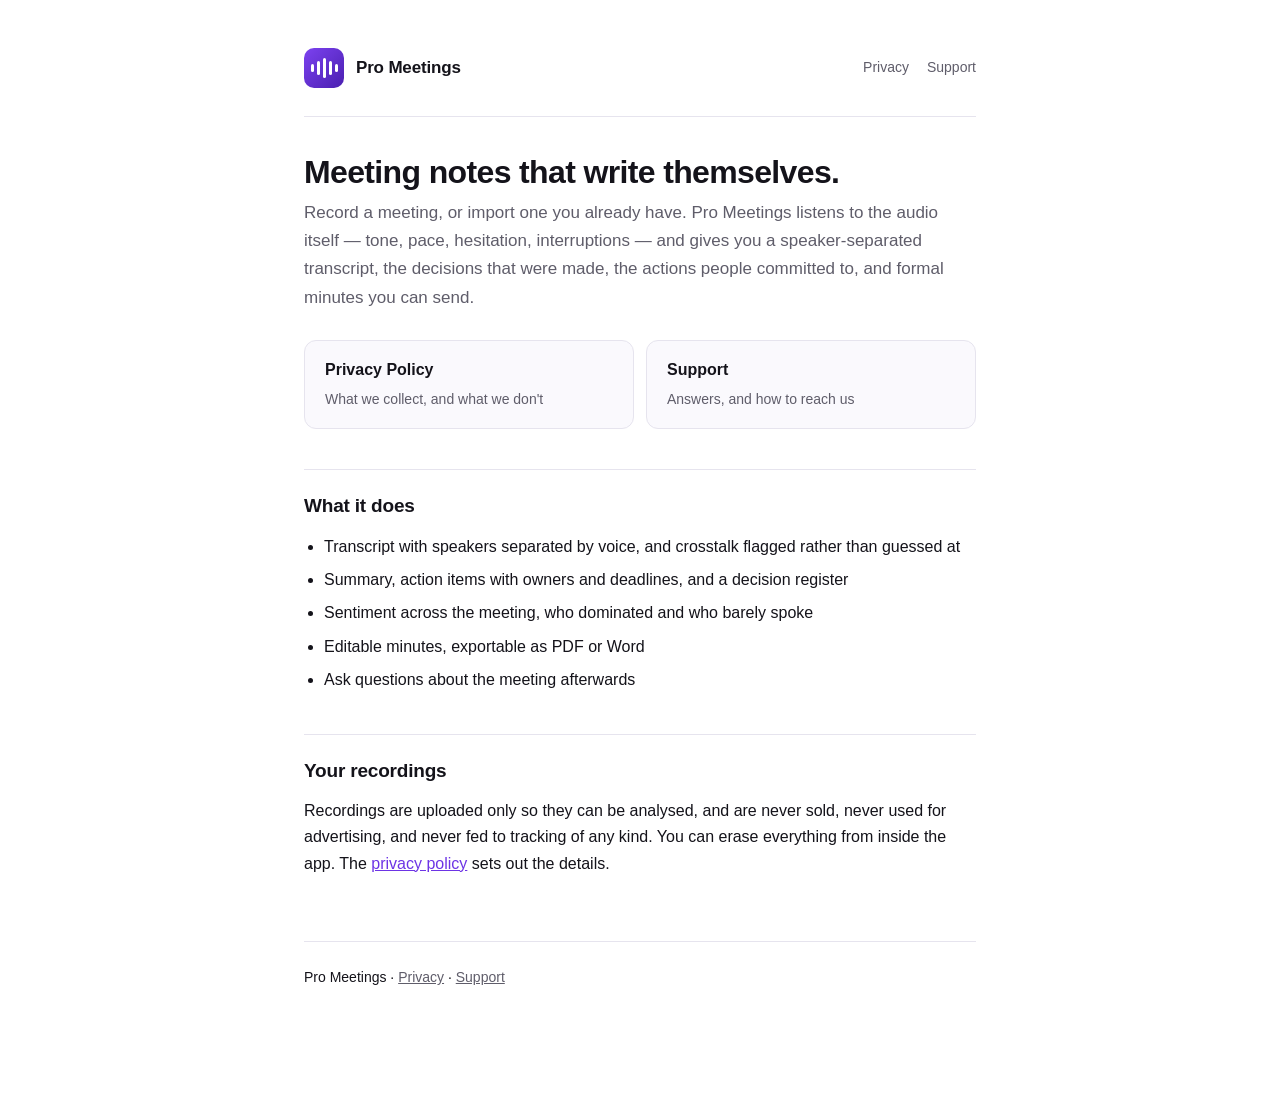
<file: index.html>
<!doctype html>
<html lang="en">
<head>
<meta charset="utf-8">
<meta name="viewport" content="width=device-width, initial-scale=1">
<title>Pro Meetings</title>
<meta name="description" content="Record a meeting, get a transcript, summary, decisions and minutes.">
<link rel="stylesheet" href="assets/style.css">
</head>
<body>
<div class="wrap">

  <header class="site">
    <div class="mark"><div class="bars">
      <span class="b1"></span><span class="b2"></span><span class="b3"></span><span class="b4"></span><span class="b5"></span>
    </div></div>
    <div class="name">Pro Meetings</div>
    <nav>
      <a href="privacy.html">Privacy</a>
      <a href="support.html">Support</a>
    </nav>
  </header>

  <h1>Meeting notes that write themselves.</h1>
  <p class="lead">Record a meeting, or import one you already have. Pro Meetings
  listens to the audio itself — tone, pace, hesitation, interruptions — and gives
  you a speaker-separated transcript, the decisions that were made, the actions
  people committed to, and formal minutes you can send.</p>

  <div class="home-actions">
    <a href="privacy.html"><strong>Privacy Policy</strong><span>What we collect, and what we don't</span></a>
    <a href="support.html"><strong>Support</strong><span>Answers, and how to reach us</span></a>
  </div>

  <h2>What it does</h2>
  <ul>
    <li>Transcript with speakers separated by voice, and crosstalk flagged rather than guessed at</li>
    <li>Summary, action items with owners and deadlines, and a decision register</li>
    <li>Sentiment across the meeting, who dominated and who barely spoke</li>
    <li>Editable minutes, exportable as PDF or Word</li>
    <li>Ask questions about the meeting afterwards</li>
  </ul>

  <h2>Your recordings</h2>
  <p>Recordings are uploaded only so they can be analysed, and are never sold,
  never used for advertising, and never fed to tracking of any kind. You can
  erase everything from inside the app. The
  <a href="privacy.html">privacy policy</a> sets out the details.</p>

  <footer>
    <p>Pro Meetings &middot; <a href="privacy.html">Privacy</a> &middot;
    <a href="support.html">Support</a></p>
  </footer>

</div>
</body>
</html>
</file>
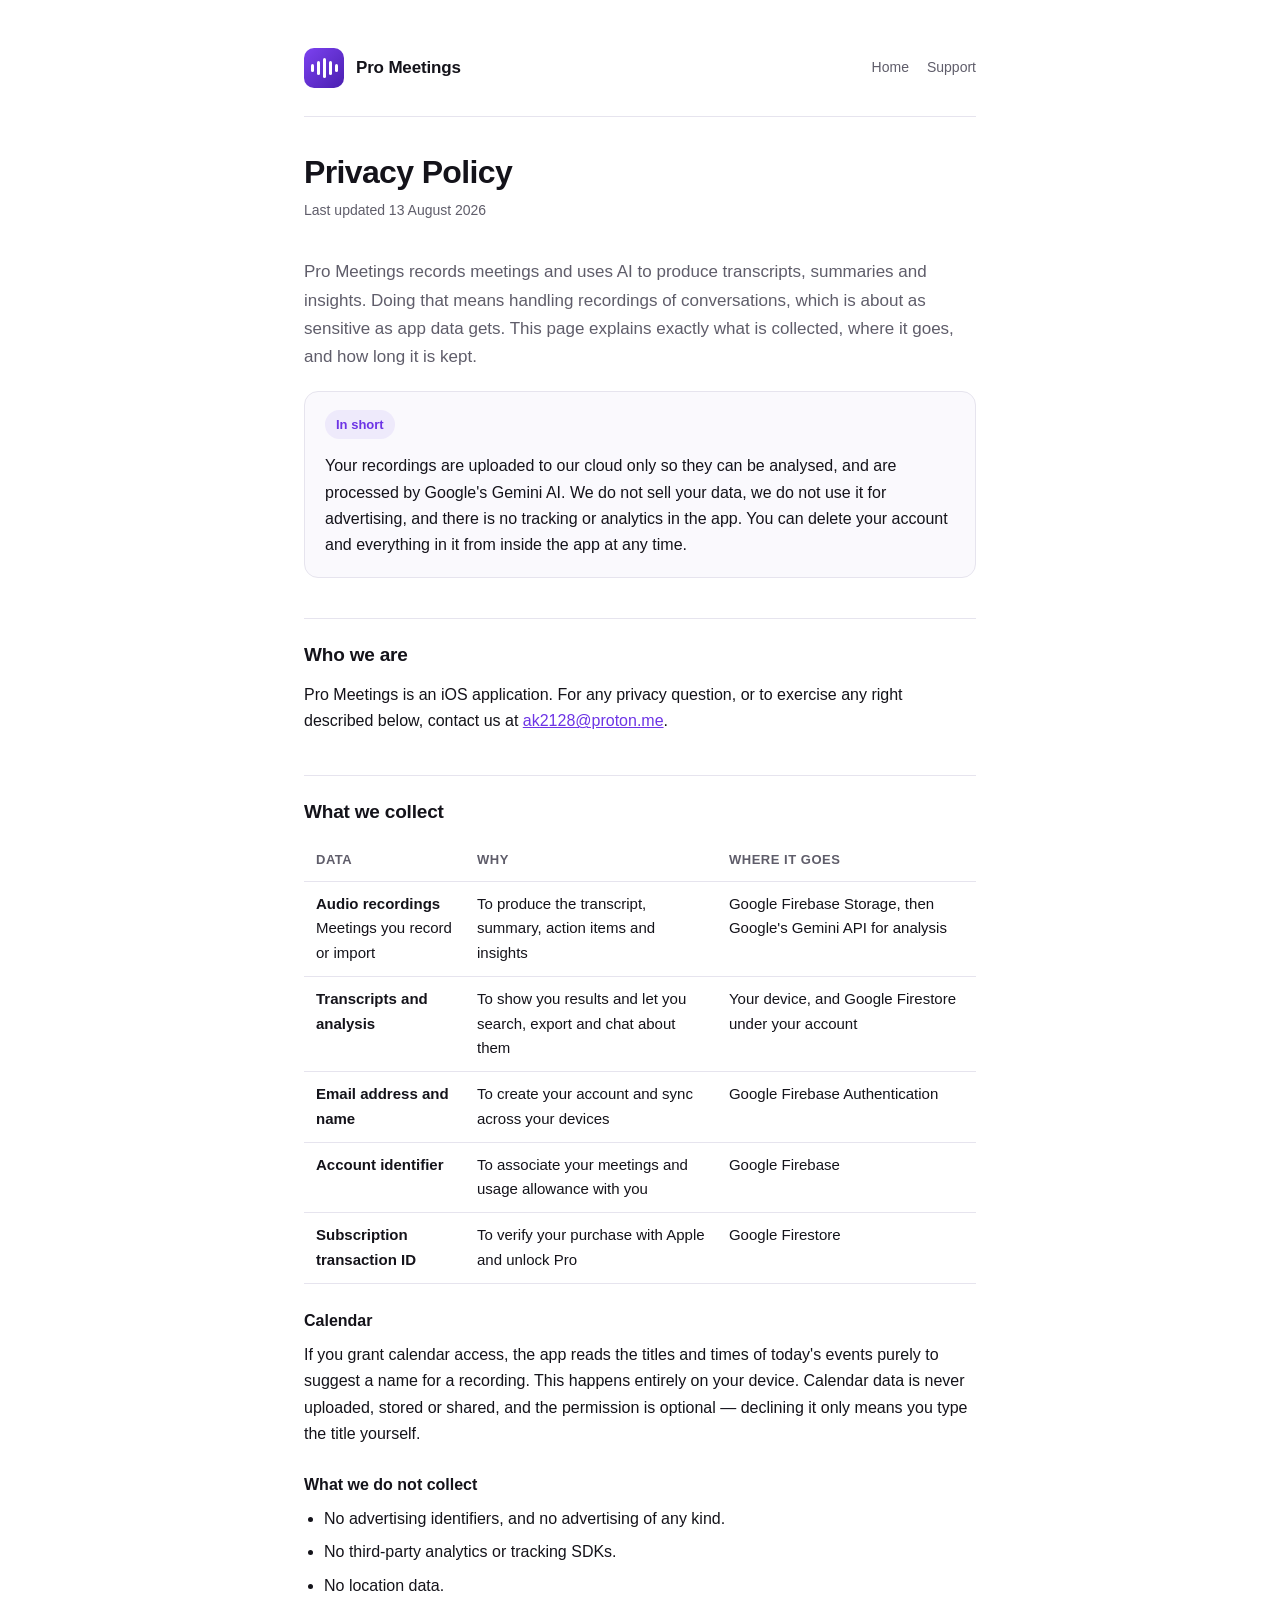
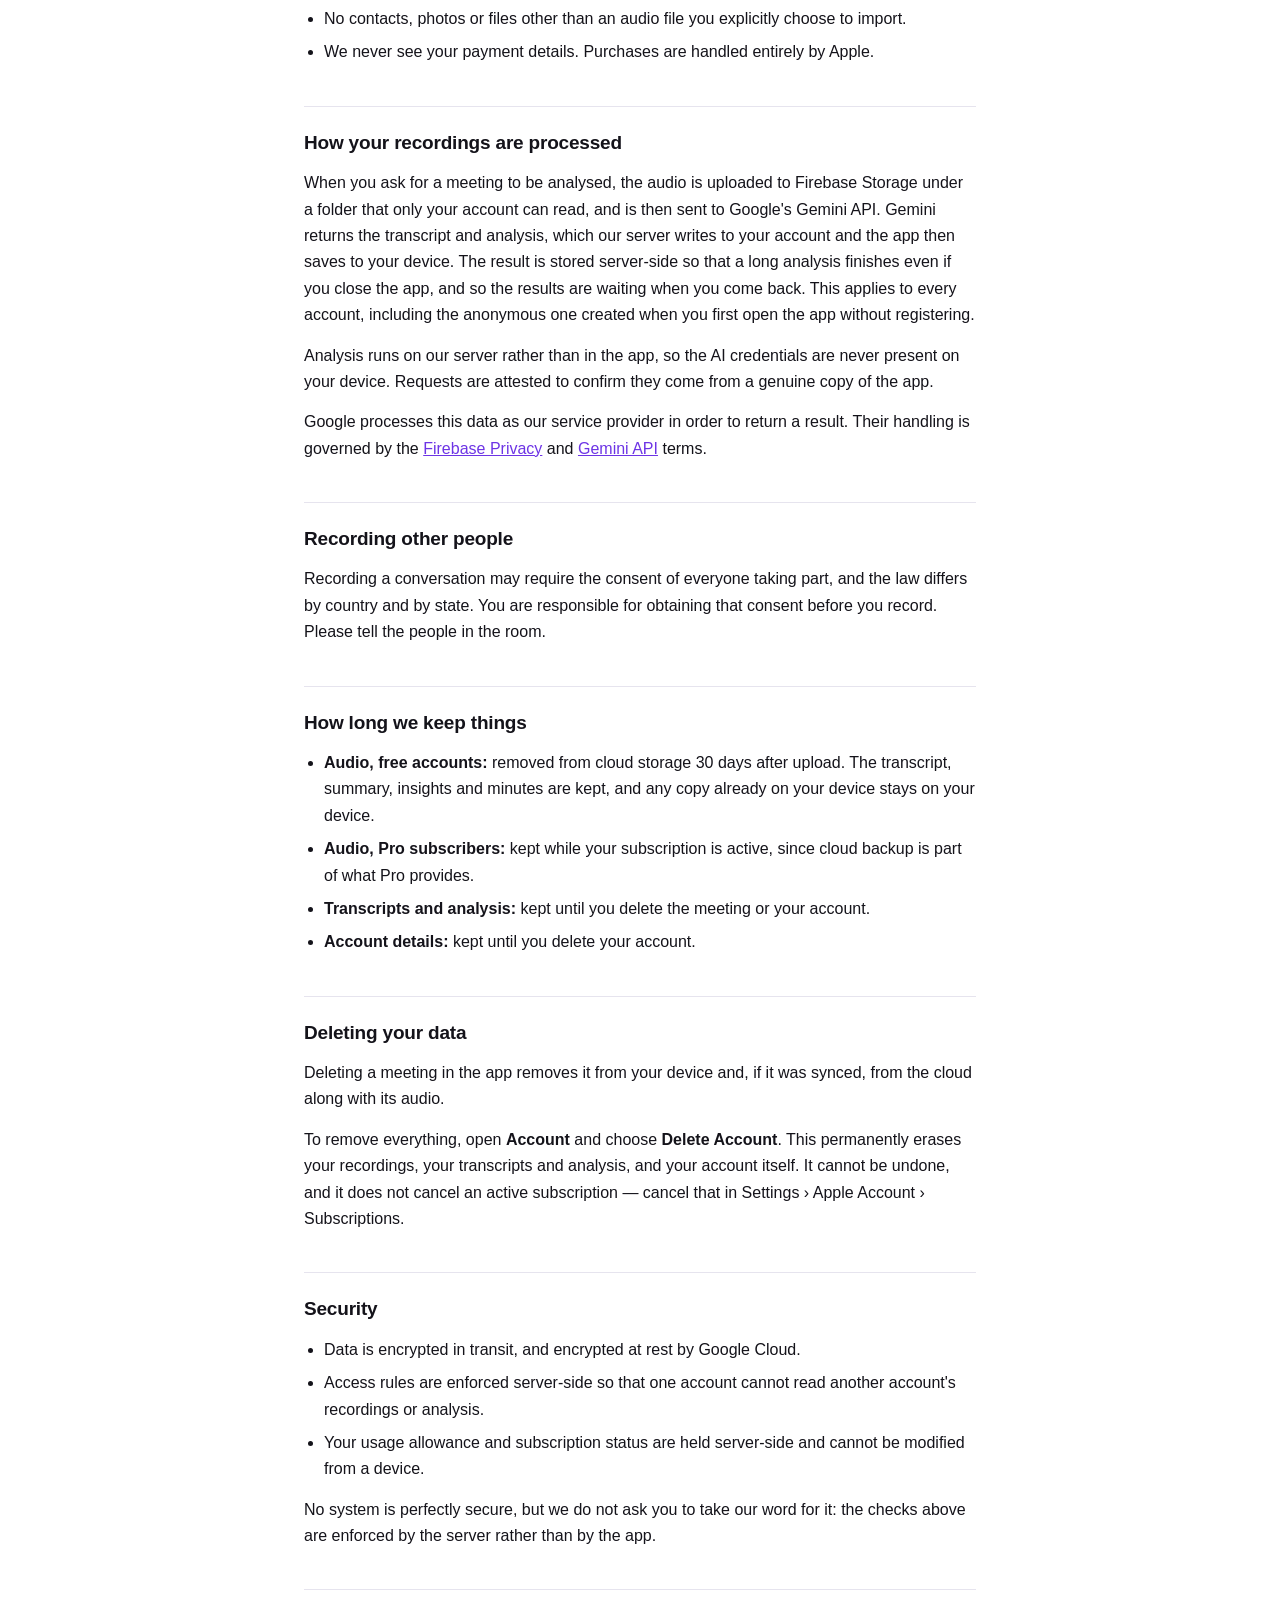
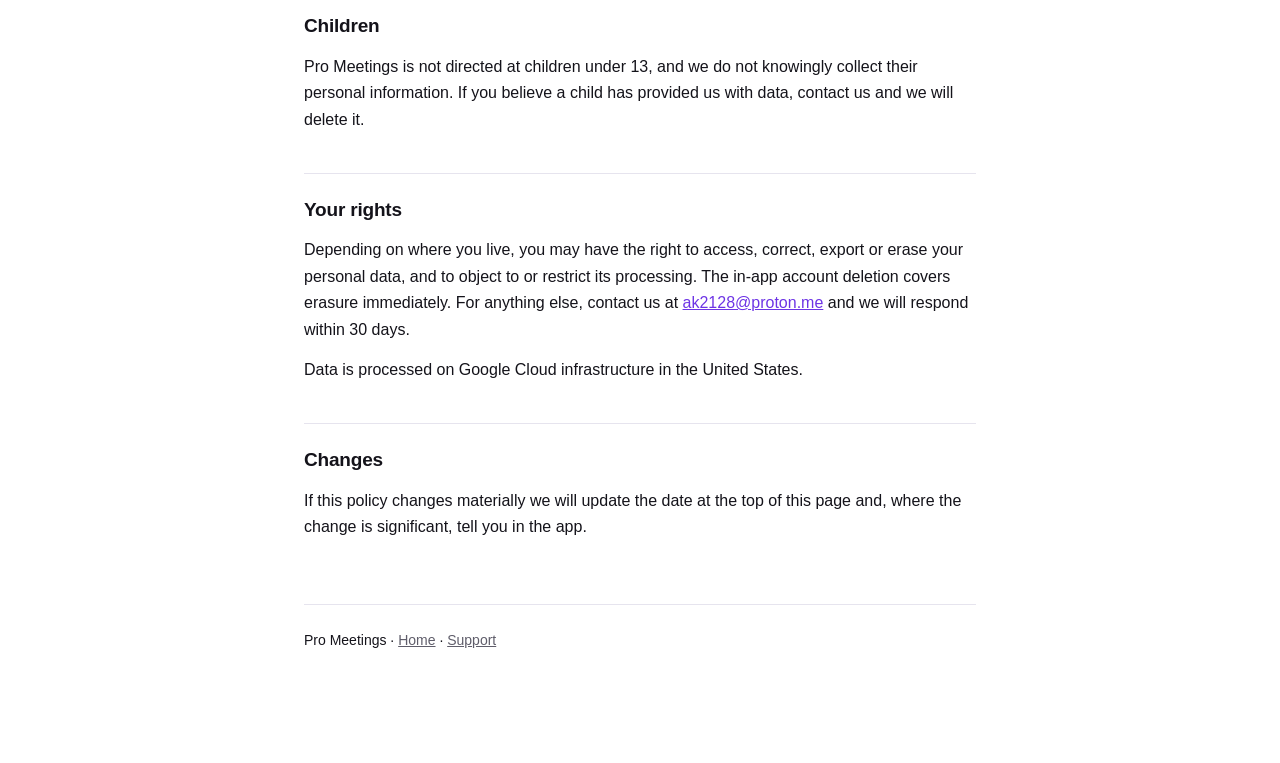
<file: privacy.html>
<!doctype html>
<html lang="en">
<head>
<meta charset="utf-8">
<meta name="viewport" content="width=device-width, initial-scale=1">
<title>Privacy Policy — Pro Meetings</title>
<meta name="description" content="How Pro Meetings handles your recordings and personal data.">
<link rel="stylesheet" href="assets/style.css">
</head>
<body>
<div class="wrap">

  <header class="site">
    <div class="mark"><div class="bars">
      <span class="b1"></span><span class="b2"></span><span class="b3"></span><span class="b4"></span><span class="b5"></span>
    </div></div>
    <div class="name">Pro Meetings</div>
    <nav>
      <a href="index.html">Home</a>
      <a href="support.html">Support</a>
    </nav>
  </header>

  <h1>Privacy Policy</h1>
  <p class="updated">Last updated 13 August 2026</p>

  <p class="lead">Pro Meetings records meetings and uses AI to produce transcripts, summaries and
  insights. Doing that means handling recordings of conversations, which is about
  as sensitive as app data gets. This page explains exactly what is collected,
  where it goes, and how long it is kept.</p>

  <div class="card">
    <p><span class="pill">In short</span></p>
    <p>Your recordings are uploaded to our cloud only so they can be analysed, and
    are processed by Google's Gemini AI. We do not sell your data, we do not use
    it for advertising, and there is no tracking or analytics in the app. You can
    delete your account and everything in it from inside the app at any time.</p>
  </div>

  <h2>Who we are</h2>
  <p>Pro Meetings is an iOS application. For any privacy question, or to exercise
  any right described below, contact us at
  <a href="mailto:ak2128@proton.me">ak2128@proton.me</a>.</p>

  <h2>What we collect</h2>

  <table>
    <thead><tr><th>Data</th><th>Why</th><th>Where it goes</th></tr></thead>
    <tbody>
      <tr>
        <td><strong>Audio recordings</strong><br>Meetings you record or import</td>
        <td>To produce the transcript, summary, action items and insights</td>
        <td>Google Firebase Storage, then Google's Gemini API for analysis</td>
      </tr>
      <tr>
        <td><strong>Transcripts and analysis</strong></td>
        <td>To show you results and let you search, export and chat about them</td>
        <td>Your device, and Google Firestore under your account</td>
      </tr>
      <tr>
        <td><strong>Email address and name</strong></td>
        <td>To create your account and sync across your devices</td>
        <td>Google Firebase Authentication</td>
      </tr>
      <tr>
        <td><strong>Account identifier</strong></td>
        <td>To associate your meetings and usage allowance with you</td>
        <td>Google Firebase</td>
      </tr>
      <tr>
        <td><strong>Subscription transaction ID</strong></td>
        <td>To verify your purchase with Apple and unlock Pro</td>
        <td>Google Firestore</td>
      </tr>
    </tbody>
  </table>

  <h3>Calendar</h3>
  <p>If you grant calendar access, the app reads the titles and times of today's
  events purely to suggest a name for a recording. This happens entirely on your
  device. Calendar data is never uploaded, stored or shared, and the permission
  is optional — declining it only means you type the title yourself.</p>

  <h3>What we do not collect</h3>
  <ul>
    <li>No advertising identifiers, and no advertising of any kind.</li>
    <li>No third-party analytics or tracking SDKs.</li>
    <li>No location data.</li>
    <li>No contacts, photos or files other than an audio file you explicitly choose to import.</li>
    <li>We never see your payment details. Purchases are handled entirely by Apple.</li>
  </ul>

  <h2>How your recordings are processed</h2>
  <p>When you ask for a meeting to be analysed, the audio is uploaded to Firebase
  Storage under a folder that only your account can read, and is then sent to
  Google's Gemini API. Gemini returns the transcript and analysis, which our
  server writes to your account and the app then saves to your device. The
  result is stored server-side so that a long analysis finishes even if you
  close the app, and so the results are waiting when you come back. This applies
  to every account, including the anonymous one created when you first open the
  app without registering.</p>
  <p>Analysis runs on our server rather than in the app, so the AI credentials are
  never present on your device. Requests are attested to confirm they come from a
  genuine copy of the app.</p>
  <p>Google processes this data as our service provider in order to return a
  result. Their handling is governed by the
  <a href="https://firebase.google.com/support/privacy">Firebase Privacy</a> and
  <a href="https://ai.google.dev/gemini-api/terms">Gemini API</a> terms.</p>

  <h2>Recording other people</h2>
  <p>Recording a conversation may require the consent of everyone taking part,
  and the law differs by country and by state. You are responsible for obtaining
  that consent before you record. Please tell the people in the room.</p>

  <h2>How long we keep things</h2>
  <ul>
    <li><strong>Audio, free accounts:</strong> removed from cloud storage 30 days
      after upload. The transcript, summary, insights and minutes are kept, and any
      copy already on your device stays on your device.</li>
    <li><strong>Audio, Pro subscribers:</strong> kept while your subscription is
      active, since cloud backup is part of what Pro provides.</li>
    <li><strong>Transcripts and analysis:</strong> kept until you delete the
      meeting or your account.</li>
    <li><strong>Account details:</strong> kept until you delete your account.</li>
  </ul>

  <h2>Deleting your data</h2>
  <p>Deleting a meeting in the app removes it from your device and, if it was
  synced, from the cloud along with its audio.</p>
  <p>To remove everything, open <strong>Account</strong> and choose
  <strong>Delete Account</strong>. This permanently erases your recordings, your
  transcripts and analysis, and your account itself. It cannot be undone, and it
  does not cancel an active subscription — cancel that in
  Settings &rsaquo; Apple Account &rsaquo; Subscriptions.</p>

  <h2>Security</h2>
  <ul>
    <li>Data is encrypted in transit, and encrypted at rest by Google Cloud.</li>
    <li>Access rules are enforced server-side so that one account cannot read
      another account's recordings or analysis.</li>
    <li>Your usage allowance and subscription status are held server-side and
      cannot be modified from a device.</li>
  </ul>
  <p>No system is perfectly secure, but we do not ask you to take our word for it:
  the checks above are enforced by the server rather than by the app.</p>

  <h2>Children</h2>
  <p>Pro Meetings is not directed at children under 13, and we do not knowingly
  collect their personal information. If you believe a child has provided us with
  data, contact us and we will delete it.</p>

  <h2>Your rights</h2>
  <p>Depending on where you live, you may have the right to access, correct,
  export or erase your personal data, and to object to or restrict its processing.
  The in-app account deletion covers erasure immediately. For anything else,
  contact us at <a href="mailto:ak2128@proton.me">ak2128@proton.me</a> and we will
  respond within 30 days.</p>
  <p>Data is processed on Google Cloud infrastructure in the United States.</p>

  <h2>Changes</h2>
  <p>If this policy changes materially we will update the date at the top of this
  page and, where the change is significant, tell you in the app.</p>

  <footer>
    <p>Pro Meetings &middot; <a href="index.html">Home</a> &middot;
    <a href="support.html">Support</a></p>
  </footer>

</div>
</body>
</html>
</file>
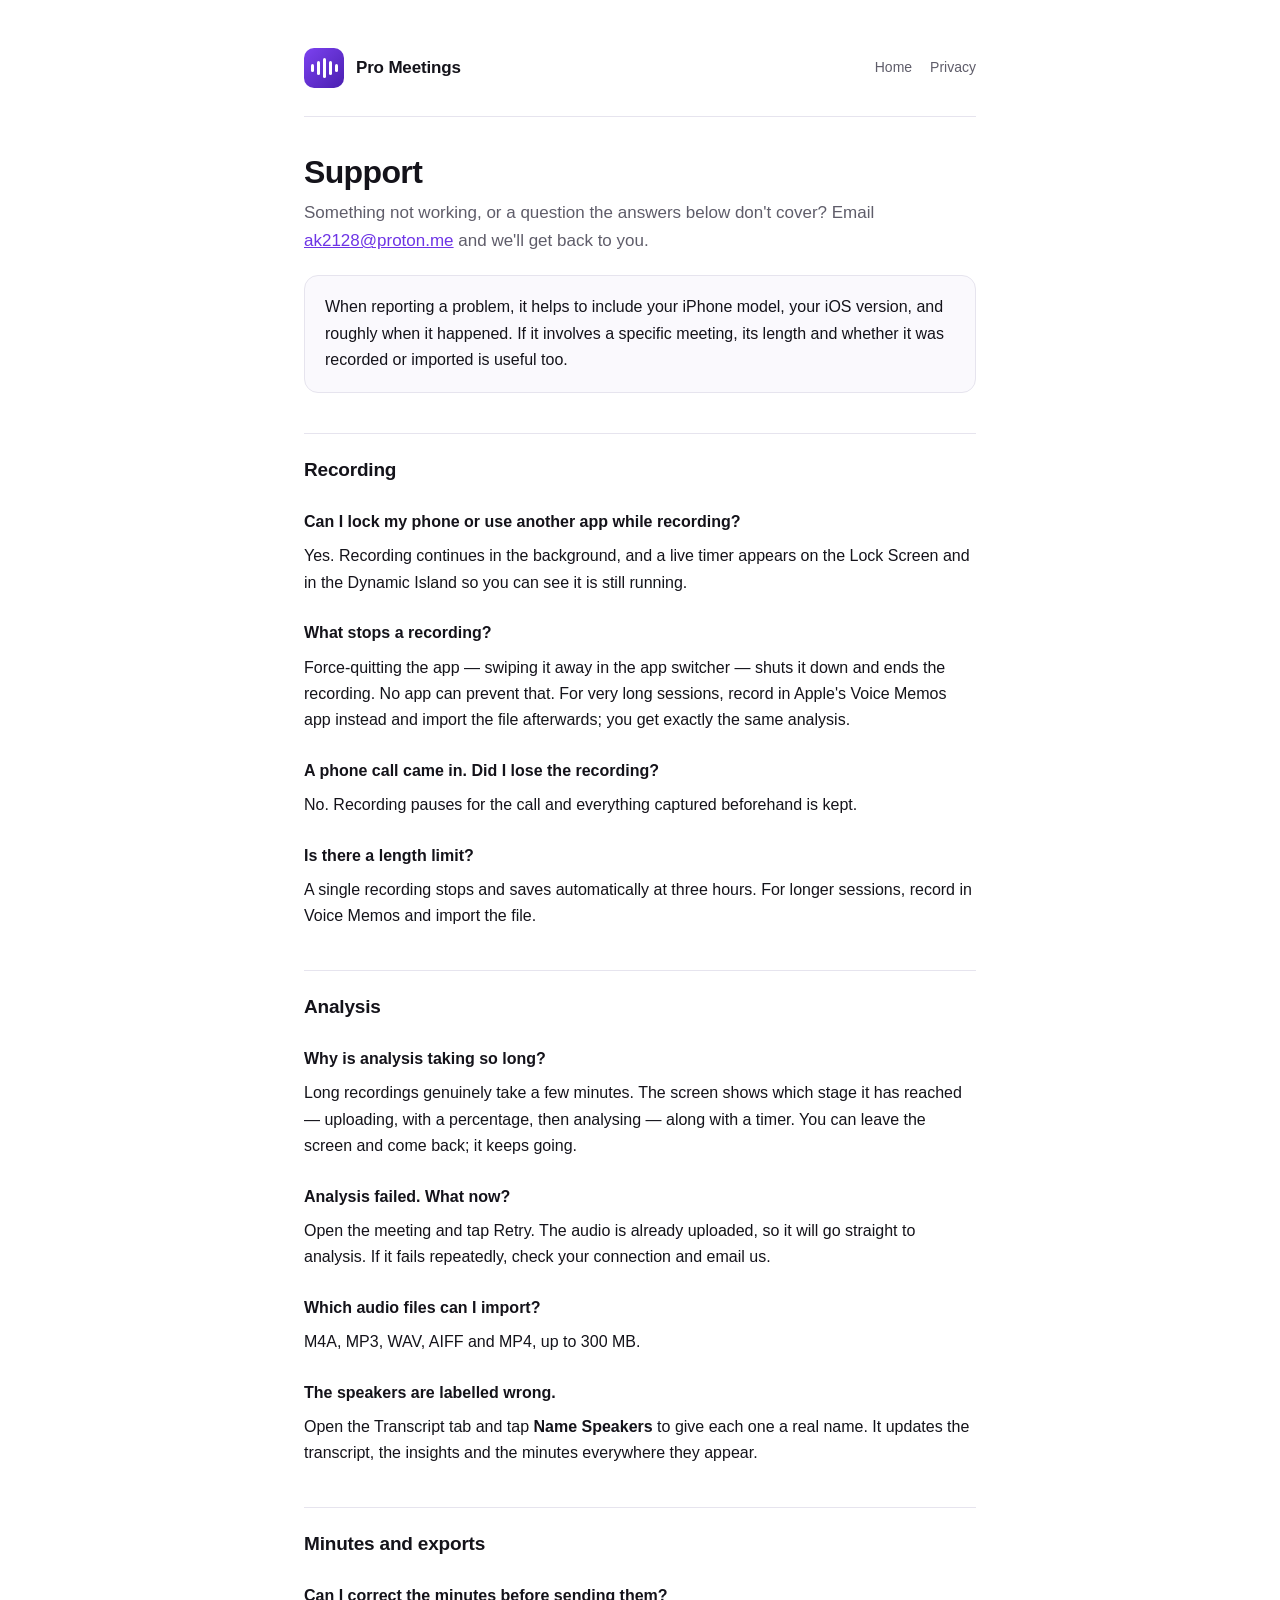
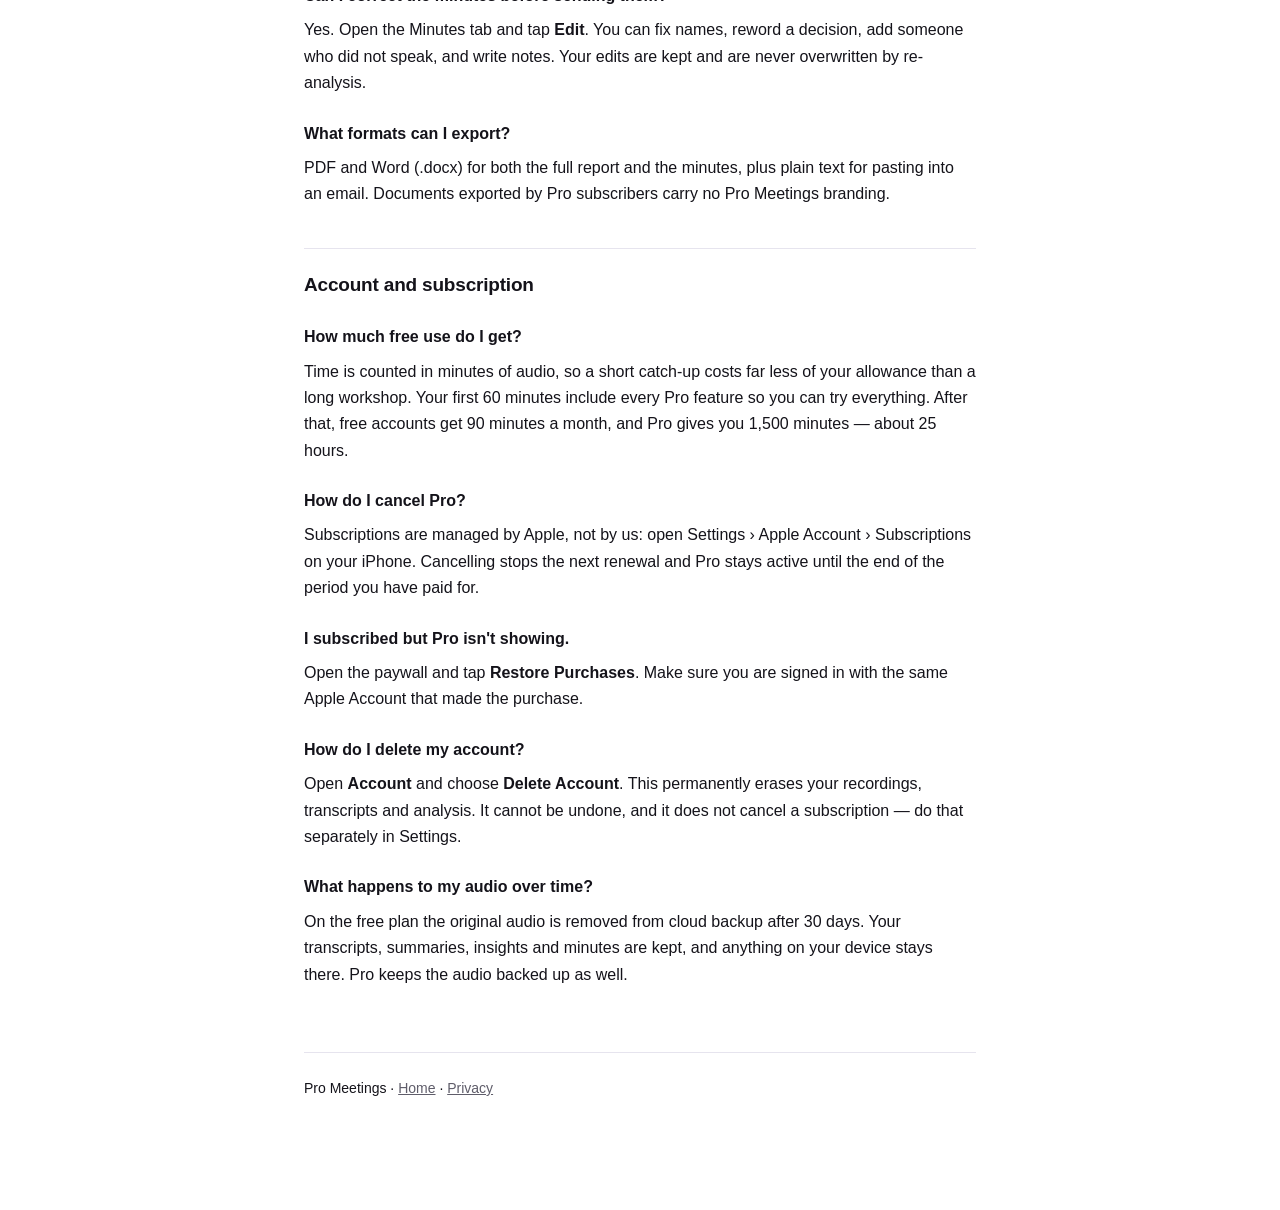
<file: support.html>
<!doctype html>
<html lang="en">
<head>
<meta charset="utf-8">
<meta name="viewport" content="width=device-width, initial-scale=1">
<title>Support — Pro Meetings</title>
<meta name="description" content="Help and contact for Pro Meetings.">
<link rel="stylesheet" href="assets/style.css">
</head>
<body>
<div class="wrap">

  <header class="site">
    <div class="mark"><div class="bars">
      <span class="b1"></span><span class="b2"></span><span class="b3"></span><span class="b4"></span><span class="b5"></span>
    </div></div>
    <div class="name">Pro Meetings</div>
    <nav>
      <a href="index.html">Home</a>
      <a href="privacy.html">Privacy</a>
    </nav>
  </header>

  <h1>Support</h1>
  <p class="lead">Something not working, or a question the answers below don't cover?
  Email <a href="mailto:ak2128@proton.me">ak2128@proton.me</a> and we'll get back to you.</p>

  <div class="card">
    <p>When reporting a problem, it helps to include your iPhone model, your iOS
    version, and roughly when it happened. If it involves a specific meeting, its
    length and whether it was recorded or imported is useful too.</p>
  </div>

  <h2>Recording</h2>

  <h3>Can I lock my phone or use another app while recording?</h3>
  <p>Yes. Recording continues in the background, and a live timer appears on the
  Lock Screen and in the Dynamic Island so you can see it is still running.</p>

  <h3>What stops a recording?</h3>
  <p>Force-quitting the app — swiping it away in the app switcher — shuts it down
  and ends the recording. No app can prevent that. For very long sessions, record
  in Apple's Voice Memos app instead and import the file afterwards; you get
  exactly the same analysis.</p>

  <h3>A phone call came in. Did I lose the recording?</h3>
  <p>No. Recording pauses for the call and everything captured beforehand is kept.</p>

  <h3>Is there a length limit?</h3>
  <p>A single recording stops and saves automatically at three hours. For longer
  sessions, record in Voice Memos and import the file.</p>

  <h2>Analysis</h2>

  <h3>Why is analysis taking so long?</h3>
  <p>Long recordings genuinely take a few minutes. The screen shows which stage
  it has reached — uploading, with a percentage, then analysing — along with a
  timer. You can leave the screen and come back; it keeps going.</p>

  <h3>Analysis failed. What now?</h3>
  <p>Open the meeting and tap Retry. The audio is already uploaded, so it will go
  straight to analysis. If it fails repeatedly, check your connection and email us.</p>

  <h3>Which audio files can I import?</h3>
  <p>M4A, MP3, WAV, AIFF and MP4, up to 300 MB.</p>

  <h3>The speakers are labelled wrong.</h3>
  <p>Open the Transcript tab and tap <strong>Name Speakers</strong> to give each
  one a real name. It updates the transcript, the insights and the minutes
  everywhere they appear.</p>

  <h2>Minutes and exports</h2>

  <h3>Can I correct the minutes before sending them?</h3>
  <p>Yes. Open the Minutes tab and tap <strong>Edit</strong>. You can fix names,
  reword a decision, add someone who did not speak, and write notes. Your edits
  are kept and are never overwritten by re-analysis.</p>

  <h3>What formats can I export?</h3>
  <p>PDF and Word (.docx) for both the full report and the minutes, plus plain
  text for pasting into an email. Documents exported by Pro subscribers carry no
  Pro Meetings branding.</p>

  <h2>Account and subscription</h2>

  <h3>How much free use do I get?</h3>
  <p>Time is counted in minutes of audio, so a short catch-up costs far less of
  your allowance than a long workshop. Your first 60 minutes include every Pro
  feature so you can try everything. After that, free accounts get 90 minutes a
  month, and Pro gives you 1,500 minutes — about 25 hours.</p>

  <h3>How do I cancel Pro?</h3>
  <p>Subscriptions are managed by Apple, not by us: open Settings &rsaquo;
  Apple Account &rsaquo; Subscriptions on your iPhone. Cancelling stops the next
  renewal and Pro stays active until the end of the period you have paid for.</p>

  <h3>I subscribed but Pro isn't showing.</h3>
  <p>Open the paywall and tap <strong>Restore Purchases</strong>. Make sure you
  are signed in with the same Apple Account that made the purchase.</p>

  <h3>How do I delete my account?</h3>
  <p>Open <strong>Account</strong> and choose <strong>Delete Account</strong>.
  This permanently erases your recordings, transcripts and analysis. It cannot be
  undone, and it does not cancel a subscription — do that separately in Settings.</p>

  <h3>What happens to my audio over time?</h3>
  <p>On the free plan the original audio is removed from cloud backup after 30
  days. Your transcripts, summaries, insights and minutes are kept, and anything
  on your device stays there. Pro keeps the audio backed up as well.</p>

  <footer>
    <p>Pro Meetings &middot; <a href="index.html">Home</a> &middot;
    <a href="privacy.html">Privacy</a></p>
  </footer>

</div>
</body>
</html>
</file>
<file: assets/style.css>
:root {
  --accent: #6d34e5;
  --accent-soft: rgba(109, 52, 229, 0.08);
  --ink: #14131a;
  --muted: #5f5d6a;
  --rule: #e6e4ee;
  --bg: #ffffff;
  --card: #faf9fd;
}

@media (prefers-color-scheme: dark) {
  :root {
    --ink: #f4f3f7;
    --muted: #a7a4b4;
    --rule: #2a2833;
    --bg: #121016;
    --card: #1b1922;
    --accent: #a780ff;
    --accent-soft: rgba(167, 128, 255, 0.12);
  }
}

* { box-sizing: border-box; }

body {
  margin: 0;
  background: var(--bg);
  color: var(--ink);
  font: 16px/1.65 -apple-system, BlinkMacSystemFont, "Segoe UI", Helvetica, Arial, sans-serif;
  -webkit-font-smoothing: antialiased;
}

.wrap {
  max-width: 720px;
  margin: 0 auto;
  padding: 48px 24px 96px;
}

header.site {
  display: flex;
  align-items: center;
  gap: 12px;
  padding-bottom: 28px;
  margin-bottom: 36px;
  border-bottom: 1px solid var(--rule);
}

.mark {
  width: 40px;
  height: 40px;
  border-radius: 10px;
  background: linear-gradient(135deg, #7c42f0, #4a1fb0);
  display: grid;
  place-items: center;
  flex: none;
}

.mark span {
  display: block;
  width: 3px;
  height: 16px;
  margin: 0 1.5px;
  background: #fff;
  border-radius: 2px;
  float: left;
}

.mark .bars { display: flex; align-items: center; height: 20px; }
.mark .b1 { height: 8px; }
.mark .b2 { height: 14px; }
.mark .b3 { height: 20px; }
.mark .b4 { height: 14px; }
.mark .b5 { height: 8px; }

header.site .name { font-weight: 700; font-size: 17px; letter-spacing: -0.01em; }
header.site nav { margin-left: auto; display: flex; gap: 18px; font-size: 14px; }
header.site nav a { color: var(--muted); text-decoration: none; }
header.site nav a:hover { color: var(--accent); }

h1 {
  font-size: 32px;
  line-height: 1.2;
  letter-spacing: -0.02em;
  margin: 0 0 8px;
}

.updated { color: var(--muted); font-size: 14px; margin: 0 0 36px; }

h2 {
  font-size: 19px;
  letter-spacing: -0.01em;
  margin: 40px 0 12px;
  padding-top: 20px;
  border-top: 1px solid var(--rule);
}

h3 { font-size: 16px; margin: 24px 0 8px; }

p, li { color: var(--ink); }
p { margin: 0 0 14px; }
ul { padding-left: 20px; margin: 0 0 14px; }
li { margin-bottom: 7px; }

a { color: var(--accent); }

.lead {
  font-size: 17px;
  color: var(--muted);
  margin-bottom: 8px;
}

table {
  width: 100%;
  border-collapse: collapse;
  margin: 8px 0 20px;
  font-size: 15px;
  display: block;
  overflow-x: auto;
}

th, td {
  text-align: left;
  padding: 10px 12px;
  border-bottom: 1px solid var(--rule);
  vertical-align: top;
}

th { font-size: 13px; text-transform: uppercase; letter-spacing: 0.04em; color: var(--muted); font-weight: 600; }

.card {
  background: var(--card);
  border: 1px solid var(--rule);
  border-radius: 14px;
  padding: 18px 20px;
  margin: 20px 0;
}

.card p:last-child { margin-bottom: 0; }

.pill {
  display: inline-block;
  background: var(--accent-soft);
  color: var(--accent);
  border-radius: 999px;
  padding: 4px 11px;
  font-size: 13px;
  font-weight: 600;
}

footer {
  margin-top: 64px;
  padding-top: 24px;
  border-top: 1px solid var(--rule);
  color: var(--muted);
  font-size: 14px;
}

footer a { color: var(--muted); }

.home-actions { display: flex; flex-wrap: wrap; gap: 12px; margin-top: 28px; }

.home-actions a {
  text-decoration: none;
  border: 1px solid var(--rule);
  border-radius: 12px;
  padding: 16px 20px;
  flex: 1 1 200px;
  color: var(--ink);
  background: var(--card);
}

.home-actions a strong { display: block; margin-bottom: 3px; }
.home-actions a span { color: var(--muted); font-size: 14px; }
</file>
